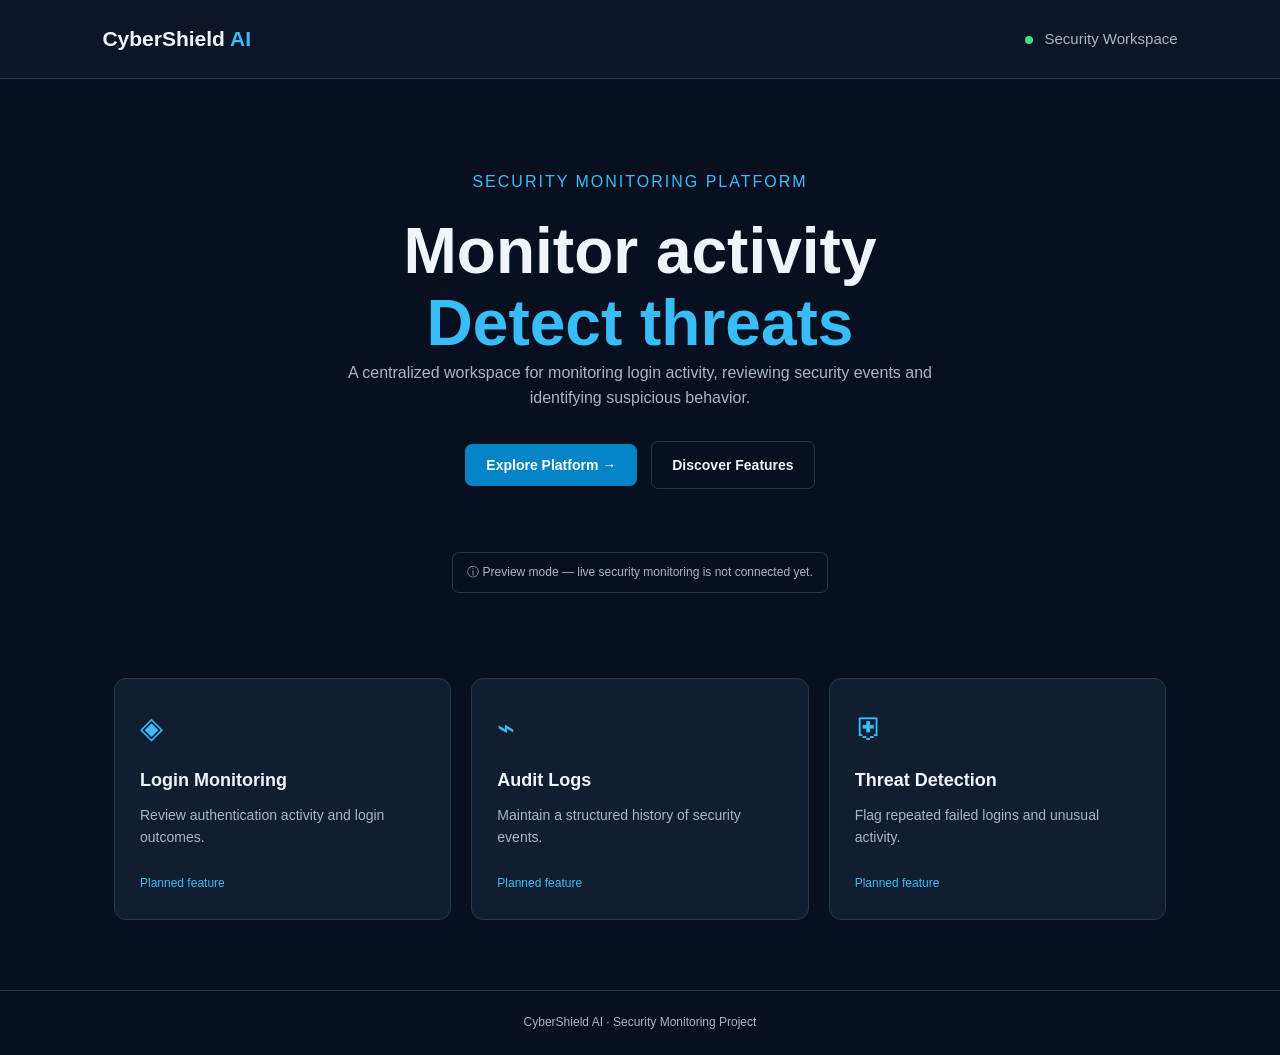
<file: frontend/index.html>
<!doctype html>
<html lang="en">
  <head>
    <meta charset="UTF-8" />
    <meta name="viewport " content="width=device-width, initial-scale=1.0" />

    <meta
      name="description"
      content="CyberShield AI security monitoring project"
    />

    <title>CyberShield AI | Security Monitoring</title>

    <link rel="stylesheet" href="css/style.css" />
  </head>

  <body>
    <!-- Navigation Bar -->
    <header class="navbar">
      <a href="#" class="brand">
        
        CyberShield <span class="brand-ai">AI</span>
      </a>

      <span class="status">
        <span class="status-dot"></span>
        Security Workspace
      </span>
    </header>

    
    <main>
      <!-- Hero Section -->

      <section class="hero">
        <p class="eyebrow">SECURITY MONITORING PLATFORM</p>

        <h1>
          Monitor activity<br />
          <span>Detect threats</span>
        </h1>

        <p class="description">
          A centralized workspace for monitoring login activity, reviewing
          security events and identifying suspicious behavior.
        </p>

        

        <div class="actions">
          <button type="button" id="exploreBtn" class="primary-btn">
            Explore Platform →
          </button>

          <a href="#features" class="secondary-btn"> Discover Features </a>
        </div>

        
        <p id="message" class="message" aria-live="polite"></p>

        <!-- Preview Notice -->
        <div class="demo-note">
          <span>ⓘ</span>
          Preview mode — live security monitoring is not connected yet.
        </div>
      </section>

      <!-- Features Section -->
      <section
        class="features"
        aria-label="CyberShield AI features"
      >
        <!-- Feature 1 -->
        <article class="feature-card">
          <span class="feature-icon">◈</span>

          <h2>Login Monitoring</h2>

          <p>Review authentication activity and login outcomes.</p>

          <span class="feature-status"> Planned feature </span>
        </article>

        <!-- Feature 2 -->
        <article class="feature-card">
          <span class="feature-icon">⌁</span>

          <h2>Audit Logs</h2>

          <p>Maintain a structured history of security events.</p>

          <span class="feature-status"> Planned feature </span>
        </article>

        <!-- Feature 3 -->
        <article class="feature-card">
          <span class="feature-icon">⛨</span>

          <h2>Threat Detection</h2>

          <p>Flag repeated failed logins and unusual activity.</p>

          <span class="feature-status"> Planned feature </span>
        </article>
      </section>
    </main>

    <!-- Footer -->
    <footer>
      <p>CyberShield AI · Security Monitoring Project</p>

      
    </footer>

    
    <script src="js/app.js"></script>

  </body>
</html>
</file>
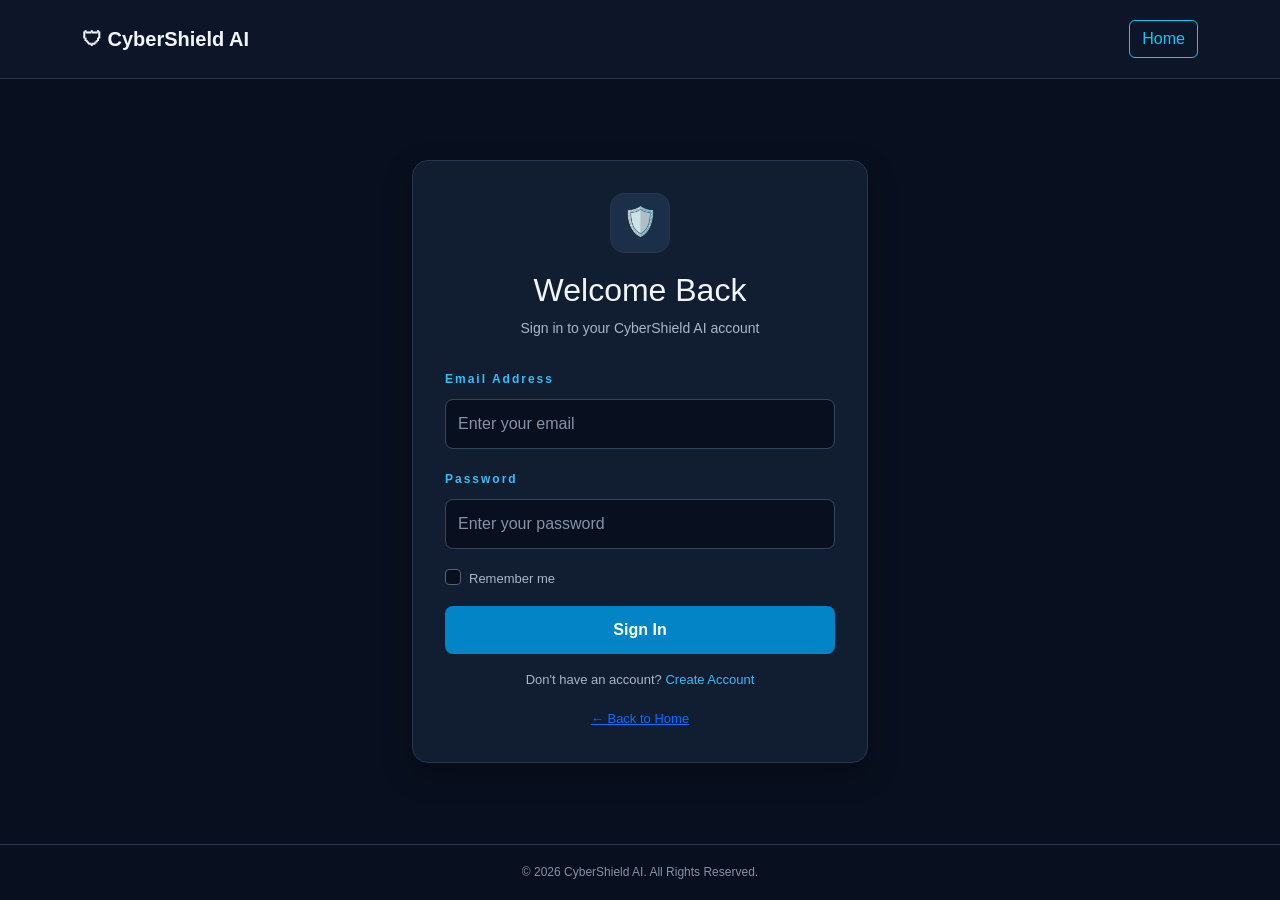
<file: frontend/login.html>
<!DOCTYPE html>
<html lang="en">

<head>
    <meta charset="UTF-8">

    <meta name="viewport" content="width=device-width, initial-scale=1.0">

    <title>Login | CyberShield AI</title>

    
    <link
        href="https://cdn.jsdelivr.net/npm/bootstrap@5.3.3/dist/css/bootstrap.min.css"
        rel="stylesheet">

    
    <link rel="stylesheet" href="css/style.css">

</head>

<body class="login-page">

    <!-- Navbar  -->
    <nav class="navbar login-navbar">

        <div class="container">

            <a class="navbar-brand brand" href="index.html">
                🛡 CyberShield AI
            </a>

            <a href="index.html" class="btn btn-outline-info">
                Home
            </a>

        </div>

    </nav>
    


    <!-- Login Section -->
    <main class="login-container">

        <div class="container">

            <div class="row justify-content-center">

                <div class="col-12 col-md-8 col-lg-5">

                    
                    <div class="login-card">

                        <div class="text-center">

                            <div class="login-icon">
                                🛡️
                            </div>

                            <h2>Welcome Back</h2>

                            <p class="login-description">
                                Sign in to your CyberShield AI account
                            </p>

                        </div>


                        <!-- Login Form -->
                        <form id="loginForm"
                              onsubmit="return validateLogin()"
                              novalidate>

                            
                            <div class="mb-3">

                                <label for="email" class="login-label">
                                    Email Address
                                </label>

                                <input
                                    type="email"
                                    class="form-control custom-input"
                                    id="email"
                                    placeholder="Enter your email"
                                    oninput="clearEmailError()">

                                <p id="emailError" class="error-message"></p>

                            </div>


                            
                            <div class="mb-3">

                                <label for="password" class="login-label">
                                    Password
                                </label>

                                <input
                                    type="password"
                                    class="form-control custom-input"
                                    id="password"
                                    placeholder="Enter your password"
                                    oninput="clearPasswordError()">

                                <p id="passwordError" class="error-message"></p>

                            </div>


                            
                            <div class="form-check mb-3">

                                <input
                                    type="checkbox"
                                    class="form-check-input"
                                    id="rememberMe">

                                <label
                                    class="form-check-label"
                                    for="rememberMe">
                                    Remember me
                                </label>

                            </div>

                            <button
                                type="submit"
                                class="btn login-btn w-100">
                                Sign In
                            </button>


                           
                            <p id="loginMessage" class="login-message"></p>

                        </form>


                        <!-- Register Link -->
                        <div class="text-center register-text">

                            Don't have an account?

                            <a href="register.html">
                                Create Account
                            </a>

                        </div>


                        <div class="text-center back-home">

                            <a href="index.html">
                                ← Back to Home
                            </a>

                        </div>

                    </div>
                   

                </div>

            </div>

        </div>

    </main>
    


    <!-- Footer -->
    <footer class="login-footer text-center">

        <p>
            © 2026 CyberShield AI. All Rights Reserved.
        </p>

    </footer>


    
    <script src="js/login.js"></script>

</body>
</html>
</file>
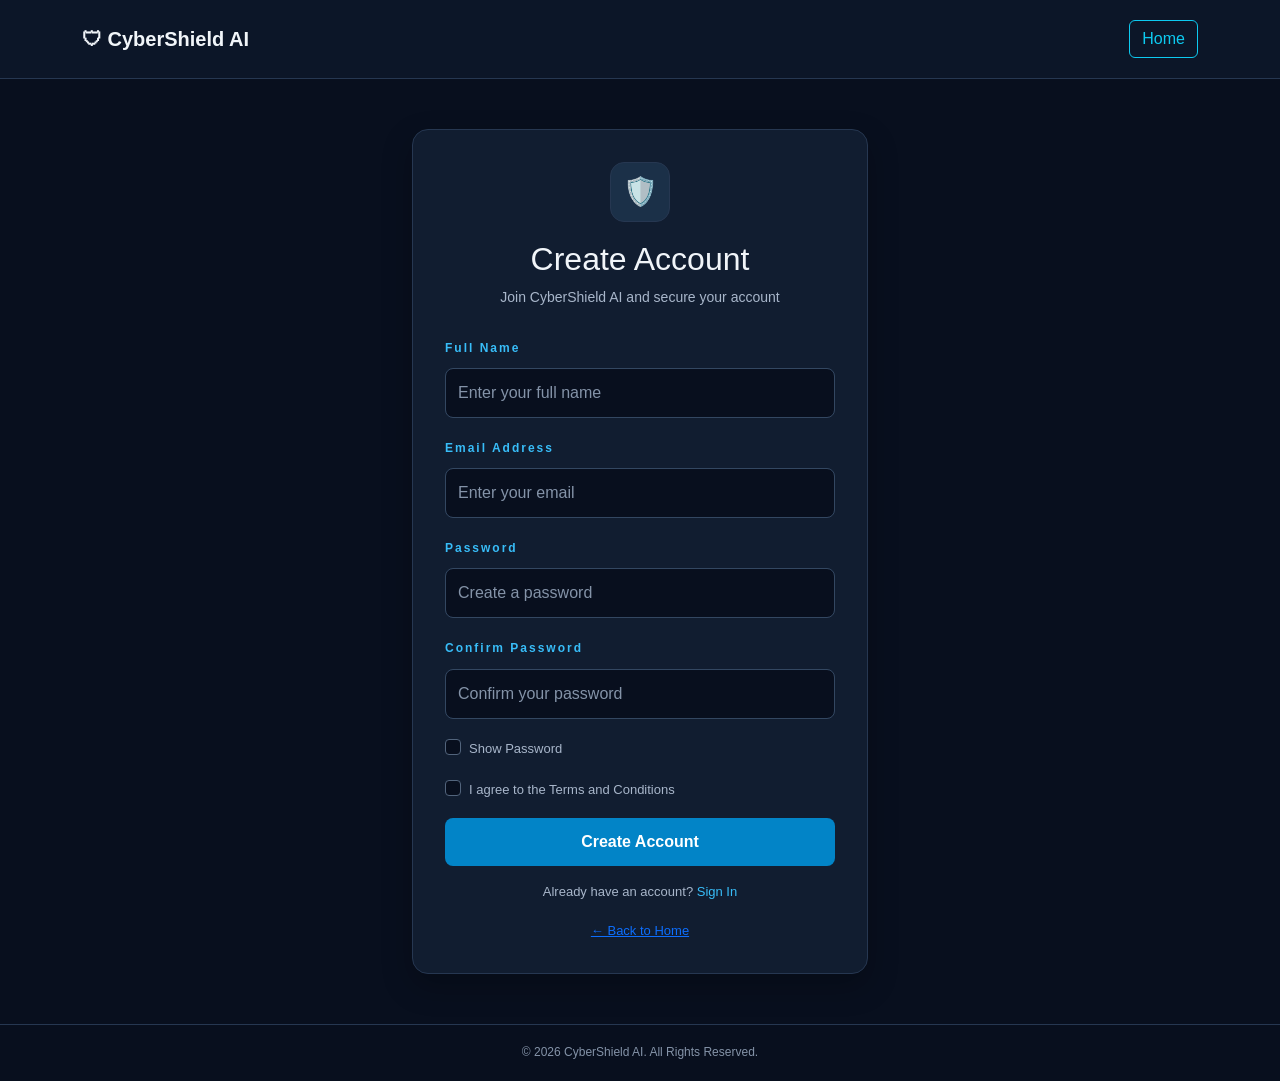
<file: frontend/register.html>
<!doctype html>
<html lang="en">
  <head>
    <meta charset="UTF-8" />

    <meta name="viewport" content="width=device-width, initial-scale=1.0" />

    <title>Register | CyberShield AI</title>

    <!-- Bootstrap CSS -->
    <link
      href="https://cdn.jsdelivr.net/npm/bootstrap@5.3.3/dist/css/bootstrap.min.css"
      rel="stylesheet"
    />

    <!-- Custom CSS -->
    <link rel="stylesheet" href="css/style.css" />
  </head>

  <body class="login-page">
    <!-- Navbar -->
    <nav class="navbar login-navbar">
      <div class="container">
        <a class="navbar-brand brand" href="index.html"> 🛡 CyberShield AI </a>

        <a href="index.html" class="btn btn-outline-info"> Home </a>
      </div>
    </nav>

    <!-- Register Section -->
    <main class="login-container">
      <div class="container">
        <div class="row justify-content-center">
          <div class="col-12 col-md-8 col-lg-5">
            <!-- Register Card -->
            <div class="login-card register-card">
              <div class="text-center">
                <div class="login-icon">🛡️</div>

                <h2>Create Account</h2>

                <p class="login-description">
                  Join CyberShield AI and secure your account
                </p>
              </div>

              <!-- Register Form -->
              <form
                id="registerForm"
                onsubmit="return validateRegister();"
                novalidate
              >
                <div class="mb-3">
                  <label for="fullName" class="login-label"> Full Name </label>

                  <input
                    type="text"
                    class="form-control custom-input"
                    id="fullName"
                    placeholder="Enter your full name"
                    oninput="clearNameError()"
                  />

                  <p id="nameError" class="error-message"></p>
                </div>

                <div class="mb-3">
                  <label for="email" class="login-label"> Email Address </label>

                  <input
                    type="email"
                    class="form-control custom-input"
                    id="email"
                    placeholder="Enter your email"
                    oninput="clearEmailError()"
                  />

                  <p id="emailError" class="error-message"></p>
                </div>

                <div class="mb-3">
                  <label for="password" class="login-label"> Password </label>

                  <input
                    type="password"
                    class="form-control custom-input"
                    id="password"
                    placeholder="Create a password"
                    oninput="clearPasswordError()"
                  />

                  <p id="passwordError" class="error-message"></p>
                </div>

                <div class="mb-3">
                  <label for="confirmPassword" class="login-label">
                    Confirm Password
                  </label>

                  <input
                    type="password"
                    class="form-control custom-input"
                    id="confirmPassword"
                    placeholder="Confirm your password"
                    oninput="clearConfirmError()"
                  />

                  <p id="confirmError" class="error-message"></p>
                </div>

                <!-- Show Password -->
                <div class="form-check mb-3">
                  <input
                    type="checkbox"
                    class="form-check-input"
                    id="showPassword"
                    onclick="togglePassword()"
                  />

                  <label class="form-check-label" for="showPassword">
                    Show Password
                  </label>
                </div>

                <!-- Terms and Conditions -->
                <div class="form-check mb-3">
                  <input type="checkbox" class="form-check-input" id="terms" />

                  <label class="form-check-label" for="terms">
                    I agree to the Terms and Conditions
                  </label>

                  <p id="termsError" class="error-message"></p>
                </div>

                <!-- Register Button -->
                <button type="submit" class="btn login-btn w-100">
                  Create Account
                </button>

                <p id="registerMessage" class="login-message"></p>
              </form>

              <!-- Login Link -->
              <div class="text-center register-text">
                Already have an account?

                <a href="login.html"> Sign In </a>
              </div>

              <div class="text-center back-home">
                <a href="index.html"> ← Back to Home </a>
              </div>
            </div>
          </div>
        </div>
      </div>
    </main>

    <!-- Footer -->
    <footer class="login-footer text-center">
      <p>© 2026 CyberShield AI. All Rights Reserved.</p>
    </footer>

    <!-- JavaScript -->
    <script src="js/register.js"></script>
  </body>
</html>
</file>
<file: frontend/css/style.css>
* {
    margin: 0;
    padding: 0;
    box-sizing: border-box;
}

/*  Smooth Scrolling */
html {
    scroll-behavior: smooth;
}

/*  Body Styling */
body{
    min-height:100px;
    background-color: #080f1e;
    color: #f1f5f9;
    font-family:Arial, sans-serif;
    line-height:1.6;
}

/*  Navigation Bar */
.navbar{
    display:flex;
    justify-content: space-between;
    align-items:center;
    gap: 20px;
    padding: 22px 8%;
    border-bottom: 1px solid #263751;
    background-color: #0c1628;
}

/* Brand / Logo */
.brand{
    color: #f1f5f9;
    text-decoration: none;
    font-size:  21px;
    font-weight: 700;

}

.brand-ai {
    color: #38bdf8;
}

/*Workspace Status*/
.status{
    color:#a8b6ca ;
    font-size:15px;
}

.status-dot{
    display: inline-block;
    width: 8px;
    height: 8px;
    margin-right: 7px;
    border-radius:50%;
    background-color: #4ade80;
}

/*Hero Section*/
.hero{
    max-width: 850px;
    margin:0 auto;
    padding: 90px 24px 65px;
    text-align: center;
}

.eyebrow {
    margin-bottom:22px;
    color: #38bdf8;
    font-size: 700;
    letter-spacing:2px;
}

.hero h1{
    margin: bottom 22px;
    font-size:clamp(38px,7vw,64px);
    line-height: 1.12; 

}

.hero h1 span {
    color: #38bdf8 ;
}

/*  Description */
.description{
    max-width: 620px;
    margin: 0 auto;
    color: #a8b6ca;
    font-size: 16px;
}

/*  Buttons Section */
.actions{
    display:flex;
    flex-wrap:wrap;
    justify-content: center;
    align-items:center;
    gap: 14px;
    margin-top: 30px;
}

.primary-btn,
.secondary-btn{
    display:inline-block;
    padding:12px 20px;
    border-radius: 7px;
    font-size:14px;
    font-weight:600;
    text-decoration:none;
    cursor:pointer;
    transition: 0.3s ease;

}

/* Primary Button */
.primary-btn{
    background-color:  #0284c7;
    color: #ffffff;
    border: 1px solid #0284c7;
}

.primary-btn:hover {
    background-color: #0369a1;
    border-color: #0369a1;
}

/* Secondary Button */
.secondary-btn {
    color: #f1f5f9;
    border: 1px solid #263751;
}

.secondary-btn:hover {
    border-color: #38bdf8;
    color: #38bdf8;
}

/*  JavaScript Message */
.message {
    min-height: 25px;
    margin-top: 16px;
     color: #4ade80;
}

/* Preview Notice */
.demo-note {
    display: inline-block;
    margin-top:22px;
    padding:10px 14px;
    border: 1px solid #263751;
    border-radius: 7px;
    color: #a8b6ca;
    font-size: 12px;
}

/* 12. Features Section */
.features {
    display: grid;
    grid-template-columns: repeat(3, minmax(0, 1fr));
    gap: 20px;
    max-width: 1100px;
    margin:0 auto;
    padding: 20px 24px 70px;
}

/* Feature Cards */
.feature-card{
    padding: 25px;
    border: 1px solid #263751;
    border-radius: 12px;
    background-color: #111d30;
    transition: transform 0.3s ease,
                border-color 0.3s ease;
}

.feature-card:hover {
    transform: translateY(-5px);
    border-color: #38bdf8;
}

/* Feature Icons */
.feature-icon {
    display: inline-block;
    margin-bottom: 14px;
    color: #38bdf8;
    font-size: 30px;
}

/* Feature Headings */
.feature-card h2 {
    margin-bottom: 9px;
    font-size: 18px;
}

/* Feature Description */
.feature-card p {
    margin-bottom: 20px;
    color: #a8b6ca;
    font-size: 14px;
}

/* Feature Status */
.feature-status {
    color: #38bdf8;
    font-size: 12px;
}

/* 13. Footer */
footer {
    display: flex;
    justify-content: center;
    gap: 15px;
    padding: 22px 8%;
    border-top: 1px solid #263751;
    color: #a8b6ca;
    font-size: 12px;
}

/* 14. Responsive Design */
@media (max-width: 700px) {
    .navbar {
        padding: 18px 5%;
    }

    .brand {
        font-size: 18px;
    }

    .status {
        font-size: 11px;
    }

    .hero {
        padding-top: 65px;
    }

    .features {
        grid-template-columns: 1fr;
        padding-right: 20px;
        padding-left: 20px;
    }

    footer {
        flex-direction: column;
        text-align: center;
    }
}



/* LOGIN PAGE  */

.login-page {
    min-height: 100vh;
    display: flex;
    flex-direction: column;
    background-color: #080f1e;
    color: #f1f5f9;
}

.login-navbar {
    background-color: #0c1628;
    border-bottom: 1px solid #263751;
    padding: 18px 0;
}

.login-navbar .brand {
    color: #f1f5f9;
    font-size: 20px;
    font-weight: bold;
    text-decoration: none;
}

.home-link {
    color: #38bdf8;
    text-decoration: none;
    font-size: 14px;
}

.login-container {
    flex: 1;
    display: flex;
    align-items: center;
    padding-top: 40px;
    padding-bottom: 40px;
}

.login-card {
    background-color: #111d30;
    border: 1px solid #263751;
    border-radius: 16px;
    padding: 32px;
    box-shadow: 0 12px 30px rgba(0, 0, 0, 0.25);
}

.login-icon {
    width: 60px;
    height: 60px;
    margin: 0 auto 18px;
    display: flex;
    justify-content: center;
    align-items: center;
    background-color: #1b3048;
    border: 1px solid #263751;
    border-radius: 14px;
    font-size: 28px;
}

.login-label {
    color: #38bdf8;
    font-size: 12px;
    font-weight: bold;
    letter-spacing: 2px;
    text-align: center;
    margin-bottom: 10px;
}

.login-card h1 {
    color: #f1f5f9;
    font-size: 28px;
    text-align: center;
    margin-bottom: 10px;
}

.login-description {
    color: #a8b6ca;
    font-size: 14px;
    line-height: 1.6;
    text-align: center;
    margin-bottom: 25px;
}

.login-card .form-label {
    color: #f1f5f9;
    font-size: 14px;
}

.custom-input {
    background-color: #080f1e;
    color: #f1f5f9;
    border: 1px solid #334761;
    padding: 12px;
    border-radius: 8px;
}

.custom-input:focus {
    background-color: #080f1e;
    color: #f1f5f9;
    border-color: #38bdf8;
    box-shadow: 0 0 0 3px rgba(56, 189, 248, 0.15);
}

.custom-input::placeholder {
    color: #8493a8;
}

.login-card .form-check-label {
    color: #a8b6ca;
    font-size: 13px;
}

.login-card .form-check-input {
    background-color: #080f1e;
    border-color: #52647c;
}

.login-btn {
    background-color: #0284c7;
    color: #ffffff;
    padding: 12px;
    border: none;
    border-radius: 8px;
    font-weight: bold;
}

.login-btn:hover {
    background-color: #0369a1;
    color: #ffffff;
}

.error-message {
    color: #fca5a5;
    display: block;
    font-size: 12px;
    margin-top: 5px;
}

.login-message {
    text-align: center;
    font-size: 13px;
    margin-top: 15px;
}

.login-divider {
    height: 1px;
    background-color: #263751;
    margin: 24px 0;
}

.register-text {
    color: #a8b6ca;
    text-align: center;
    font-size: 13px;
}

.register-text a,
.back-home {
    color: #38bdf8;
    text-decoration: none;
}

.back-home {
    display: block;
    text-align: center;
    font-size: 13px;
    margin-top: 18px;
}



.login-container {
    width: 100%;
    max-width: 100%;
    display: flex;
    justify-content: center;
    align-items: center;
    padding: 50px 16px;
    box-sizing: border-box;
}

.login-container .row {
    width: 100%;
    max-width: 1140px;
    margin-left: 0;
    margin-right: 0;
    justify-content: center;
}

.login-container .row > [class*="col-"] {
    width: 100%;
    max-width: 480px;
    flex: 0 0 100%;
}

.login-card {
    width: 100%;
    max-width: 480px;
    box-sizing: border-box;
    padding: 32px;
}

.login-card .custom-input {
    width: 100%;
    box-sizing: border-box;
}

@media (max-width: 576px) {
    .login-container {
        padding: 25px 15px;
    }

    .login-card {
        padding: 24px;
    }
}


.login-footer {
    color: #8493a8;
    border-top: 1px solid #263751;
    text-align: center;
    padding: 18px 10px;
    font-size: 12px;
}

.login-footer p {
    margin-bottom: 0;
}

@media (max-width: 480px) {
    .login-card {
        padding: 24px 18px;
    }

    .login-card h1 {
        font-size: 24px;
    }
}
</file>
